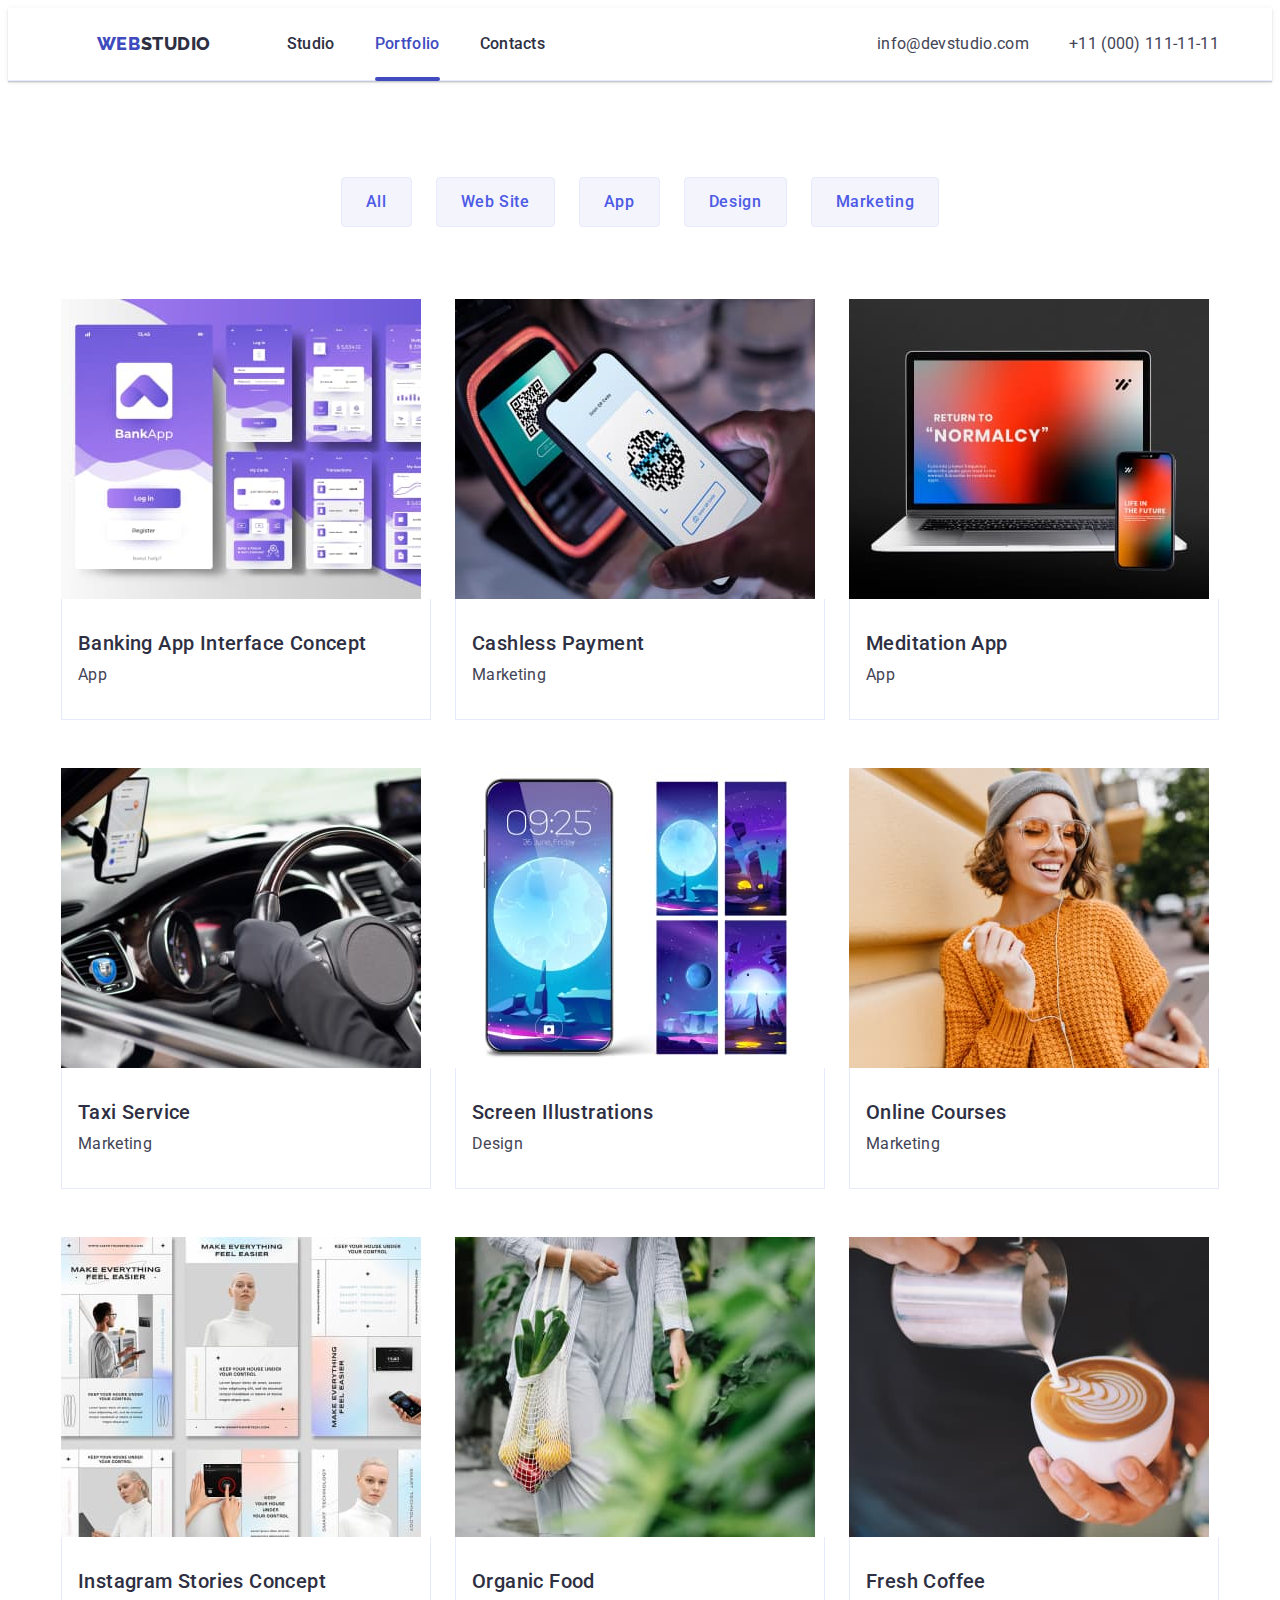
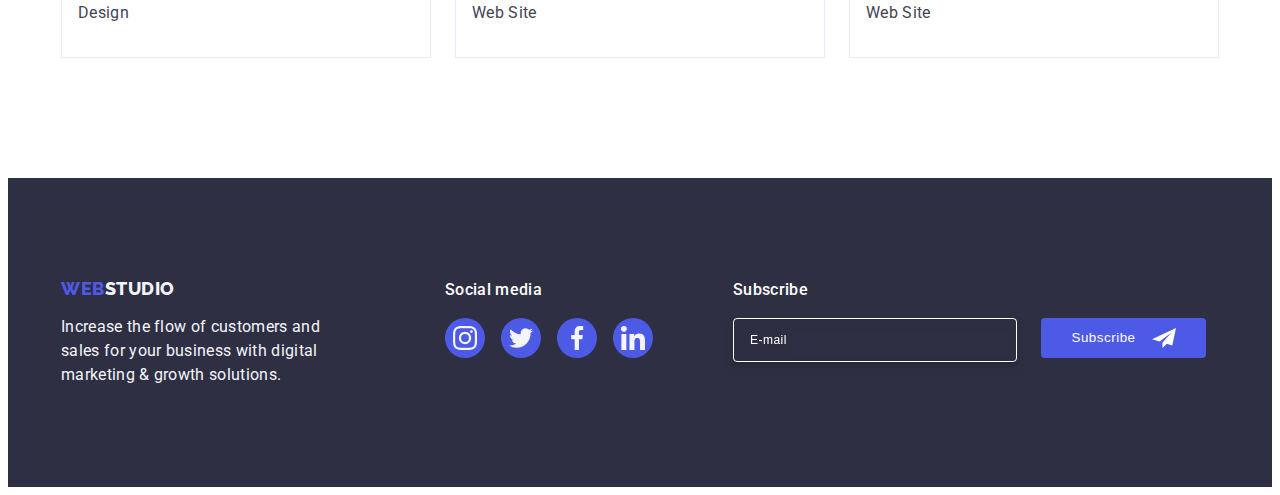
<file: portfolio.html>
<!DOCTYPE html>
<html lang="en">

<head>
    <meta charset="UTF-8">
    <meta http-equiv="X-UA-Compatible" content="IE=edge">
    <meta name="description" content="business structure">
    <link rel="preconnect" href="https://fonts.googleapis.com">
    <link rel="preconnect" href="https://fonts.gstatic.com" crossorigin>
    <link
        href="https://fonts.googleapis.com/css2?family=Raleway:wght@800&family=Roboto:wght@400;500;700;900&display=swap"
        rel="stylesheet">
    <link rel="stylesheet" href="https://cdnjs.cloudflare.com/ajax/libs/modern-normalize/2.0.0/modern-normalize.min.css"
        integrity="sha512-4xo8blKMVCiXpTaLzQSLSw3KFOVPWhm/TRtuPVc4WG6kUgjH6J03IBuG7JZPkcWMxJ5huwaBpOpnwYElP/m6wg=="
        crossorigin="anonymous" referrerpolicy="no-referrer" />
    <link rel="stylesheet" href="./css/styles.css">
    <title>Effective solutions for Your Business</title>
</head>

<body>
    <header class="header">
        <div class="container header-container">
            <nav class="nav">
                <a class="logo-header link" href="./index.html">Web<span class="logo-text">Studio</span></a>
                <ul class="header-menu list">
                    <li class="logo-item">
                        <a href="./index.html" class="nav-list  link ">Studio</a>
                    </li>
                    <li class="logo-item">
                        <a href="./portfolio.html" class="nav-list current link">Portfolio</a>
                    </li>
                    <li class="logo-item">
                        <a href="" class="nav-list link">Contacts</a>

                    </li>

                </ul>
            </nav>
            <address class="address">
                <ul class="address-info list">
                    <li class="address-list-item">
                        <a class="address-link link" href="mailto:info@devstudio.com">info@devstudio.com
                        </a>
                    </li>
                    <li class="address-list-item">
                        <a class="address-link link" href="tel:+110001111111">+11 (000) 111-11-11
                        </a>
                    </li>
                </ul>
            </address>
        </div>
    </header>
    <main>
        <section class="portfolio-items">
            <div class="container">
                <h1 class="visually-hidden">smth</h1>
                <ul class="titlefirst-items list">

                    <li class="button-list"><button class="link-button" type="button">All</button></li>
                    <li class="button-list"><button class="link-button" type="button">Web Site</button></li>
                    <li class="button-list"><button class="link-button" type="button">App</button></li>
                    <li class="button-list"><button class="link-button" type="button">Design</button></li>
                    <li class="button-list"><button class="link-button" type="button">Marketing</button></li>
                </ul>


                <ul class="variants list">
                    <li class="project-list-item">
                        <a class="banking link" href="">
                            <div class="portfolio-img-box thumb">
                                <img src="./images/img1.jpg" alt="Screens" width="360" />
                                <p class="additional-text">
                                    14 Stylish and User-Friendly App Design Concepts · Task Manager App · Calorie
                                    Tracker App · Exotic Fruit Ecommerce
                                    App ·
                                    Cloud Storage App
                                </p>
                            </div>
                            <div class="container-item">
                                <h2 class="another-describtion">Banking App Interface Concept</h2>
                                <p class="paragraph-text">App</p>
                            </div>
                        </a>

                    </li>
                    <li class="project-list-item">
                        <a class="banking link" href="">
                            <div class="portfolio-img-box thumb">
                                <img src="./images/img2.jpg" alt="Phones" width="360" />
                                <p class="additional-text">
                                    14 Stylish and User-Friendly App Design Concepts · Task Manager App · Calorie
                                    Tracker App · Exotic Fruit Ecommerce
                                    App ·
                                    Cloud Storage App</p>
                            </div>
                            <div class="container-item">
                                <h2 class="another-describtion">Cashless Payment</h2>
                                <p class="paragraph-text">Marketing</p>
                            </div>
                        </a>
                    </li>
                    <li class="project-list-item">
                        <a class="banking link" href="">
                            <div class="portfolio-img-box thumb">
                                <img src="./images/img3.jpg" alt="Laptop and phone" width="360" />
                                <p class="additional-text">
                                    14 Stylish and User-Friendly App Design Concepts · Task Manager App · Calorie
                                    Tracker App · Exotic Fruit Ecommerce
                                    App ·
                                    Cloud Storage App
                                </p>
                            </div>
                            <div class="container-item">
                                <h2 class="another-describtion">Meditation App</h2>
                                <p class="paragraph-text">App</p>
                            </div>
                        </a>
                    </li>
                    <li class="project-list-item">
                        <a class="banking link" href="">
                            <div class="portfolio-img-box thumb">
                                <img src="./images/img4.jpg" alt="Car" width="360" />
                                <p class="additional-text">
                                    14 Stylish and User-Friendly App Design Concepts · Task Manager App · Calorie
                                    Tracker App · Exotic Fruit Ecommerce
                                    App ·
                                    Cloud Storage App
                                </p>
                            </div>
                            <div class="container-item">
                                <h2 class="another-describtion">Taxi Service</h2>
                                <p class="paragraph-text">Marketing</p>
                            </div>
                        </a>
                    </li>
                    <li class="project-list-item">
                        <a class="banking link" href="">
                            <div class="portfolio-img-box thumb">
                                <img src="./images/img0copy.jpg" alt="Phone's screens" width="360" />
                                <p class="additional-text">
                                    14 Stylish and User-Friendly App Design Concepts · Task Manager App · Calorie
                                    Tracker App · Exotic Fruit Ecommerce
                                    App ·
                                    Cloud Storage App
                                </p>
                            </div>
                            <div class="container-item">
                                <h2 class="another-describtion">Screen Illustrations</h2>
                                <p class="paragraph-text">Design</p>

                            </div>
                        </a>
                    </li>
                    <li class="project-list-item">
                        <a class="banking link" href="">
                            <div class="portfolio-img-box thumb">
                                <img src="./images/img11.jpg" alt="Woman" width="360" />
                                <p class="additional-text">
                                    14 Stylish and User-Friendly App Design Concepts · Task Manager App · Calorie
                                    Tracker App · Exotic Fruit Ecommerce
                                    App ·
                                    Cloud Storage App
                                </p>
                            </div>
                            <div class="container-item">
                                <h2 class="another-describtion">Online Courses</h2>
                                <p class="paragraph-text">Marketing</p>

                            </div>
                        </a>
                    </li>
                    <li class="project-list-item">
                        <a class="banking link" href="">
                            <div class="portfolio-img-box thumb">
                                <img src="./images/img6.jpg" alt="Pictures" width="360" />
                                <p class="additional-text">
                                    14 Stylish and User-Friendly App Design Concepts · Task Manager App · Calorie
                                    Tracker App · Exotic Fruit Ecommerce
                                    App ·
                                    Cloud Storage App
                                </p>
                            </div>
                            <div class="container-item">
                                <h2 class="another-describtion">Instagram Stories Concept</h2>
                                <p class="paragraph-text">Design</p>

                            </div>
                        </a>
                    </li>
                    <li class="project-list-item">
                        <a class="banking link" href="">
                            <div class="portfolio-img-box thumb">
                                <img src="./images/img7.jpg" alt="Bag" width="360" />
                                <p class="additional-text">
                                    14 Stylish and User-Friendly App Design Concepts · Task Manager App · Calorie
                                    Tracker App · Exotic Fruit Ecommerce
                                    App ·
                                    Cloud Storage App
                                </p>
                            </div>
                            <div class="container-item">
                                <h2 class="another-describtion">Organic Food</h2>
                                <p class="paragraph-text">Web Site</p>

                            </div>
                        </a>

                    </li>
                    <li class="project-list-item">
                        <a class="banking link" href="">
                            <div class="portfolio-img-box thumb">
                                <img src="./images/img8.jpg" alt="Coffee" width="360" />
                                <p class="additional-text">
                                    14 Stylish and User-Friendly App Design Concepts · Task Manager App · Calorie
                                    Tracker App · Exotic Fruit Ecommerce
                                    App ·
                                    Cloud Storage App
                                </p>
                            </div>
                            <div class="container-item">
                                <h2 class="another-describtion">Fresh Coffee</h2>
                                <p class="paragraph-text">Web Site</p>

                            </div>
                        </a>
                    </li>
                </ul>
            </div>
        </section>
    </main>

    <footer class="section-footer">
        <div class="footer-container container">
            <div class="container-logo">
                <a class="logo-footer link" href="./index.html">Web<span class="logo-text-second">Studio</span></a>
                <p class="footer-describtion">
                    Increase the flow of customers and sales for your business with digital marketing & growth
                    solutions.
                </p>
            </div>
            <div class="social-media">
                <p class="social-media-item">
                    Social media
                </p>
                <ul class="socials-footer list">
                    <li class="socials-item">
                        <a href="" class="socials-item-footer link">
                            <svg class="workers-socials" width="24" height="24">
                                <use href="./images/icons.svg#icon-instagram"></use>
                            </svg>
                        </a>
                    </li>
                    <li class="socials-item">
                        <a href="" class="socials-item-footer link">
                            <svg class="workers-socials" width="24" height="24">
                                <use href="./images/icons.svg#icon-twitter"></use>
                            </svg>
                        </a>
                    </li>
                    <li class="socials-item">
                        <a href="" class="socials-item-footer link">
                            <svg class="workers-socials" width="24" height="24">
                                <use href="./images/icons.svg#icon-facebook"></use>
                            </svg>
                        </a>
                    </li>
                    <li class="socials-item">
                        <a href="" class="socials-item-footer link">
                            <svg class="workers-socials" width="24" height="24">
                                <use href="./images/icons.svg#icon-linkedin"></use>
                            </svg>
                        </a>
                    </li>
                </ul>

            </div>
            <div class="footer-subscribe">
                <p class="footer-block-name">Subscribe</p>
                <form class="subscribe-form">
                    <label for="email" class="input-label-footer">
                        <input type="email" placeholder="E-mail" name="email" class="input-email" id="email" />
                    </label>
                    <button type="submit" class="footer-subscribe-button">Subscribe
                        <svg class="footer-icon" width="24" height="24">
                            <use href="./images/icons.svg#icon-frame"></use>
                        </svg>
                    </button>
                </form>
            </div>

        </div>
    </footer>
</body>

</html>
</file>
<file: css/styles.css>
:root {
    --cloud-color: #F4F4FD;
    --navy-color: #2E2F42;
    --white-color: #FFFFFF;
    --main-color: #4d5ae5;
    --button-color: #404bbf;
    --button-color-two: #e7e9fc;
    --light-slate: #8E8F99;
}

body {
    font-family: "Roboto", sans-serif;
    font-size: 16px;
    color: #434455;
    background-color: var(--white-color);
}

p,
h1,
h2,
h3,
h4,
h5,
h6 {
    margin-top: 0;
    margin-bottom: 0;
}

ul,
ol {
    padding-left: 0;
    margin-top: 0;
    margin-bottom: 0;
}

img {
    display: block;
}

.container {
    padding-left: 15px;
    padding-right: 15px;
    max-width: 1158px;
    width: 100%;
    margin: 0 auto;


}


/*index.html*/
.visually-hidden {
    position: absolute;
    width: 1px;
    height: 1px;
    margin: -1px;
    border: 0;
    padding: 0;
    white-space: nowrap;
    clip-path: inset(100%);
    clip: rect(0 0 0 0);
    overflow: hidden;
}

.header {
    border-bottom: 1px solid var(--button-color-two);
    box-shadow: 0px 2px 1px rgba(46, 47, 66, 0.08), 0px 1px 1px rgba(46, 47, 66, 0.16), 0px 1px 6px rgba(46, 47, 66, 0.08);


}

.header-menu {
    display: flex;
    gap: 40px;

}

.header-container {
    display: flex;
    gap: 332px;
    align-items: center;
}

.logo {
    font-family: "Raleway", sans-serif;
    font-weight: 800;
    font-size: 18px;
    line-height: 1.17;
    letter-spacing: 0.03em;
    text-transform: uppercase;
    color: var(--button-color);
    display: inline-block;
}

.logo-header {
    font-family: "Raleway", sans-serif;
    font-weight: 800;
    font-size: 18px;
    line-height: 1.17;
    letter-spacing: 0.03em;
    text-transform: uppercase;
    color: var(--button-color);
    display: inline-block;
    margin-right: 76px;
}

.logo-footer {
    margin-bottom: 16px;
    display: inline-block;
    font-family: "Raleway", sans-serif;
    font-weight: 800;
    font-size: 18px;
    line-height: 1.17;
    letter-spacing: 0.03em;
    text-transform: uppercase;
    color: var(--main-color);

    display: inline-block;
}

.list {
    list-style: none;
}

.link {
    text-decoration: none;
}

.logo-text {
    color: var(--navy-color);
}

.logo-text-second {
    color: var(--cloud-color);
}

.nav {
    display: flex;
    align-items: center;
    margin-left: auto;
    justify-content: space-between;

}

.nav-list {
    font-weight: 500;
    font-size: 16px;
    line-height: 1.5;
    letter-spacing: 0.02em;
    padding-top: 24px;
    padding-bottom: 24px;
    display: flex;
    align-items: center;

    position: relative;
    color: var(--navy-color);
    transition: color 250ms cubic-bezier(0.4, 0, 0.2, 1);
}

.nav-list:hover,
.nav-list:focus {
    color: var(--button-color);
    transition: color 250ms cubic-bezier(0.4, 0, 0.2, 1),
        background-color 250ms cubic-bezier(0.4, 0, 0.2, 1),
        box-shadow 250ms cubic-bezier(0.4, 0, 0.2, 1);
}

.address {
    font-style: normal;
}

.address-info {
    display: flex;
    gap: 40px;

}

.address-link {
    font-size: 16px;
    line-height: 1.5;
    color: #434455;
    letter-spacing: 0.02em;

    transition: color 250ms cubic-bezier(0.4, 0, 0.2, 1);

}

.address-link:hover,
.address-link:focus {
    color: var(--button-color);
    transition: color 250ms cubic-bezier(0.4, 0, 0.2, 1),
        background-color 250ms cubic-bezier(0.4, 0, 0.2, 1),
        box-shadow 250ms cubic-bezier(0.4, 0, 0.2, 1);
}




.section-solution {
    background-color: var(--navy-color);
    padding-top: 188px;
    padding-bottom: 188px;
    text-align: center;
    background-image: linear-gradient(rgba(46, 47, 66, 0.7),
            rgba(46, 47, 66, 0.7)), url(../images/people-office.jpg);
    max-width: 1440px;
    background-repeat: no-repeat;
    background-position: center;
    background-size: cover;
    margin: auto;


}

.title {
    font-size: 20px;
    line-height: 1.2;
    letter-spacing: 0.02em;
}

.title-first {
    color: var(--white-color);
    font-size: 56px;
    line-height: 1.07;
    text-align: center;
    letter-spacing: 0.02em;
    max-width: 496px;
    margin: 0 auto;
    margin-bottom: 48px;

}

.titlesecond {
    font-weight: 500;
    line-height: 1.2;
    font-size: 20px;
    letter-spacing: 0.02em;
    color: var(--navy-color);
    margin-bottom: 8px;
}

.list-text {
    font-size: 16px;
    line-height: 1.5;
    letter-spacing: 0.02em;
    color: #434455;

    display: flex;
    align-content: space-between;
    gap: 24px;
}

.list-text-workers {

    font-size: 16px;
    line-height: 1.5em;
    letter-spacing: 0.02em;
    color: #434455;
    text-align: center;
    margin-bottom: 8px;


}

.title-describtion {
    font-size: 36px;
    line-height: 1.11;
    text-align: center;
    text-transform: capitalize;
    color: var(--navy-color);
    margin-bottom: 72px;

}

.section-footer {
    background-color: var(--navy-color);
    padding-top: 100px;
    padding-bottom: 100px;

}

.doing {
    display: flex;
    gap: 24px;
}

.doing-items {
    width: calc((100% - 48px) / 3);
}

.titlefourth {
    font-size: 36px;
    line-height: 1.11;
    text-align: center;
    text-transform: capitalize;
    color: var(--navy-color);
}

.section-describtion {
    background-color: var(--cloud-color);
    padding-top: 120px;
    padding-bottom: 120px;
    box-shadow: 0px 4px 8px rgba(0, 0, 0, 0.1);

}

.titlefifth {
    font-size: 36px;
    line-height: 1.11;
    text-align: center;
    letter-spacing: 0.02em;
    text-transform: capitalize;
    color: var(--navy-color);
    margin-bottom: 72px;
}

.people {
    display: flex;
    gap: 24px;
}

.photos-describtion {
    background-color: var(--white-color);
    width: calc((100% - 72px) / 4);
    border-radius: 0px 0px 4px 4px;
    box-shadow: 0px 1px 6px rgba(46, 47, 66, 0.08),
        0px 1px 1px rgba(46, 47, 66, 0.16),
        0px 2px 1px rgba(46, 47, 66, 0.08);

}

.workers {


    padding-top: 32px;
    padding-bottom: 32px;
}

.title-fifth {
    font-weight: 500;
    font-size: 20px;
    line-height: 1.2;
    letter-spacing: 0.02em;
    color: var(--navy-color);
    text-align: center;
    margin-bottom: 8px
}


.solution-button {
    background-color: var(--main-color);
    font-family: "Roboto", sans-serif;
    font-weight: 500;
    font-size: 16px;
    line-height: 1.5;
    letter-spacing: 0.04em;
    color: var(--white-color);
    cursor: pointer;
    display: block;
    min-width: 169px;
    height: 56px;
    border: none;
    background-color: #4d5ae5;
    border-radius: 4px;
    margin: 0 auto;
    transition: background-color 250ms cubic-bezier(0.4, 0, 0.2, 1);


}

.solution-button:hover,
.solution-button:focus {
    background-color: var(--button-color);
    transition: color 250ms cubic-bezier(0.4, 0, 0.2, 1),
        background-color 250ms cubic-bezier(0.4, 0, 0.2, 1),
        box-shadow 250ms cubic-bezier(0.4, 0, 0.2, 1);
}

.spdt {
    padding-top: 120px;
    padding-bottom: 120px;
    align-content: space-between;
    gap: 24px;
}

.section-item {
    display: flex;
    gap: 24px;

}

.section-menu {
    width: calc((100% - 72px) / 4);
}

.describtion {
    padding-bottom: 120px;
}

.footer-describtion {
    line-height: 1.5;
    color: var(--cloud-color);
    letter-spacing: 0.02em;
    max-width: 264px;
}

.logo-text span {
    color: var(--navy-color);
}

/*portfolio.html*/
.titlefirst-items {
    display: flex;
    justify-content: center;
    gap: 24px;
    margin-bottom: 72px;
}

.logo-link {
    font-family: 'Raleway', sans-serif;
    font-weight: 800;
    font-size: 18px;
    line-height: 1.17;
    letter-spacing: 0.03em;
    text-transform: uppercase;
    color: var(--main-color);
}

.link-button {
    background-color: var(--cloud-color);
    font-family: "Roboto", sans-serif;
    font-weight: 500;
    font-size: 16px;
    line-height: 1.5;
    letter-spacing: 0.04em;
    color: var(--main-color);
    padding: 12px 24px;
    cursor: pointer;
    border: 1px solid var(--button-color-two);
    border-radius: 4px;
    transition: color 250ms cubic-bezier(0.4, 0, 0.2, 1),
        background-color 250ms cubic-bezier(0.4, 0, 0.2, 1),
        border-color 250ms cubic-bezier(0.4, 0, 0.2, 1),
        box-shadow 250ms cubic-bezier(0.4, 0, 0.2, 1);

}

.link-button:hover,
.link-button:focus {
    color: var(--white-color);
    background-color: var(--button-color);
    border: 1px solid transparent;
    box-shadow: 0px 3px 1px rgba(0, 0, 0, 0.1), 0px 2px 1px rgba(0, 0, 0, 0.08), 0px 2px 2px rgba(0, 0, 0, 0.12);
}

.variants {
    display: flex;
    flex-wrap: wrap;
    column-gap: 24px;
    row-gap: 48px;
}

.project-list-item {
    width: calc((100% - 48px) / 3);
    position: relative;
    overflow: hidden;

}

.another-describtion {
    font-weight: 500;
    font-size: 20px;
    line-height: 1.2;
    letter-spacing: 0.02em;
    color: var(--navy-color);
    margin-bottom: 8px;


}

.paragraph-text {
    font-size: 16px;
    line-height: 1.5;
    letter-spacing: 0.02em;
    color: #434455;
}

.portfolio-items {
    padding-top: 96px;
    padding-bottom: 120px;
}

.container-item {
    padding: 32px 16px;
    border: 1px solid var(--button-color-two);
    border-top: none;

}

/*hw4*/
.socials {
    display: flex;
    justify-content: center;
    gap: 24px;


}

.customers-item {


    height: 88px;
    width: calc((100% - 120px) / 6);

}

.section-cusromers-item {

    fill: currentColor;


}

.additional-text {
    position: absolute;
    top: 0;
    left: 0;
    font-size: 16px;
    height: 100px;
    line-height: 1.5;
    color: var(--cloud-color);
    background-color: var(--main-color);
    height: 100%;
    transform: translateY(100%);
    letter-spacing: 0.02em;
    padding: 40px 32px;
    transition: transform 250ms cubic-bezier(0.4, 0, 0.2, 1);

}


.current {
    color: var(--button-color);
    position: relative;


}

.current::before {
    width: 100px;
    height: 2px;
    background-color: #fff;
}

.nav-list.current::after {
    content: '';
    position: absolute;
    left: 0;
    bottom: -1px;
    display: block;
    width: 100%;
    height: 4px;
    border-radius: 2px;
    background-color: var(--button-color);

}

.customers-item-list {
    display: flex;
    height: 88px;
    gap: 24px;


}

.customer-link {
    border: 1px solid;
    width: 100%;
    height: 100%;
    display: flex;
    border-radius: 4px;
    align-items: center;
    justify-content: center;
    color: var(--light-slate);
    transition: border-color 250ms cubic-bezier(0.4, 0, 0.2, 1),
        color 250ms cubic-bezier(0.4, 0, 0.2, 1);


}

.customer-link:hover,
.customer-link:focus {
    border-color: #404bbf;
    color: #404bbf;


}


.project-list-item:hover,
.project-list-item:focus {
    box-shadow: 0px 4px 8px rgba(0, 0, 0, 0.3);
    transform: translateY(0%);
    transition: box-shadow 250ms cubic-bezier(0.4, 0, 0.2, 1);
}

.button-list:hover,
.button-list:focus {
    box-shadow: 0px 4px 8px rgba(0, 0, 0, 0.3);
    transition: color 250ms cubic-bezier(0.4, 0, 0.2, 1),
        background-color 250ms cubic-bezier(0.4, 0, 0.2, 1),
        box-shadow 250ms cubic-bezier(0.4, 0, 0.2, 1);
    box-shadow: 0px 3px 1px rgba(0, 0, 0, 0.1), 0px 2px 1px rgba(0, 0, 0, 0.08), 0px 2px 2px rgba(0, 0, 0, 0.12);
}

.socials-item {
    width: 40px;
    height: 40px;
    display: block;



}

.socials-item-icon {
    width: 100%;
    height: 100%;
    border-color: var(--main-color);
    border-radius: 50%;
    display: flex;
    align-items: center;
    justify-content: center;
    transition: background-color 250ms cubic-bezier(0.4, 0, 0.2, 1);
    background-color: var(--main-color);

}

.socials-item-footer {

    width: 100%;
    height: 100%;
    border-color: var(--main-color);
    border-radius: 50%;
    display: flex;
    align-items: center;
    justify-content: center;
    transition: background-color 250ms cubic-bezier(0.4, 0, 0.2, 1);
    background-color: var(--main-color);
}

.socials-item-footer:focus,
.socials-item-footer:hover {
    background-color: #31d0aa;
}

.socials-item-icon:hover,
.socials-item-icon:focus {

    background-color: #404bbf;


}

.portfolio-img-box {
    position: relative;
    overflow: hidden;
}

.section-customers {


    padding-top: 120px;
    padding-bottom: 120px;


}

.title-customers {
    font-size: 36px;
    line-height: 1.11;
    text-align: center;
    text-transform: capitalize;
    color: var(--navy-color);
    margin-bottom: 72px;
}

.workers-socials {
    fill: var(--cloud-color);

}

.backdrop {
    position: fixed;
    top: 0;
    left: 0;
    width: 100%;
    height: 100%;
    background-color: rgba(46, 47, 66, 0.4);
    transition: opacity 250ms cubic-bezier(0.4, 0, 0.2, 1), visibility 250ms cubic-bezier(0.4, 0, 0.2, 1);
    display: flex;
    justify-content: center;
    align-items: center;
    z-index: 9999;
    transition: opacity 250ms cubic-bezier(0.4, 0, 0.2, 1),
        visibility 250ms cubic-bezier(0.4, 0, 0.2, 1);
    position: fixed
}

.is-hidden {
    opacity: 0;
    visibility: hidden;
    pointer-events: none;
}

.modal {
    position: absolute;
    top: 50%;
    left: 50%;
    width: 408px;
    min-height: 584px;
    transform: translate(-50%, -50%) scale(1);
    background: #fcfcfc;

    border-radius: 4px;
    transition: transform 250ms cubic-bezier(0.4, 0, 0.2, 1);
    box-shadow: 0px 2px 1px 0px rgba(0, 0, 0, 0.20), 0px 1px 3px 0px rgba(0, 0, 0, 0.12), 0px 1px 1px 0px rgba(0, 0, 0, 0.14);
    padding: 24px;
    padding-top: 72px;
    padding-right: 24px;
    padding-bottom: 24px;
    padding-left: 24px;

}

.modal-close-btn {
    border: none;
    background: transparent;
    width: 28px;
    height: 28px;
    position: absolute;
    top: 24px;
    right: 24px;
    cursor: pointer;
}

.modal-open-btn {
    position: absolute;
    top: 24px;
    right: 24px;
    width: 24px;
    height: 24px;
    border-radius: 50%;
    display: flex;
    align-items: center;
    justify-content: center;
    background-color: var(--button-color-two);
    border: 1px solid rgba(0, 0, 0, 0.1);
    padding: 0;
    cursor: pointer;
    transition: background-color 250ms cubic-bezier(0.4, 0, 0.2, 1), border 250ms cubic-bezier(0.4, 0, 0.2, 1);

}

.modal-open-btn:hover,
.modal-open-btn:focus {
    background-color: var(--button-color);
    border: none;
    fill: var(--white-color);
}

.modal-icon {
    transition: fill 250ms cubic-bezier(0.4, 0, 0.2, 1);

}

.modal-title {
    font-size: 16px;
    font-weight: 500;
    line-height: 1.5;
    letter-spacing: 0.02em;
    text-align: center;
    color: var(--navy-color);
    margin-bottom: 16px;
}

.modal-input {
    width: 100%;
    height: 40px;
    border-radius: 4px;
    padding: 0 10px 0 38px;
    color: var(--navy-color);
    outline: transparent;
    border: 1px solid rgba(46, 47, 66, 0.4);
    background-color: transparent;
    transition: border-color 250ms cubic-bezier(0.4, 0, 0.2, 1);
    color: rgba(46, 47, 66, 0.4);

}

.modal-input-icon {
    position: absolute;
    left: 16px;
    top: 50%;
    transform: translateY(-50%);
    transition: fill 250ms cubic-bezier(0.4, 0, 0.2, 1);
}

.input-email {
    border-radius: 4px;
    border: 1px solid var(--white, #FFF);
    box-shadow: 0px 4px 4px 0px rgba(0, 0, 0, 0.15);
    background-color: transparent;
    width: 264px;
    height: 40px;
    line-height: 1.5;
    letter-spacing: 0.04em;
    padding-left: 16px;
    filter: drop-shadow(0px 4px 4px rgba(0, 0, 0, 0.15));
    color: var(--white-color);
    font-size: 12px;
}

input[type="email"]::placeholder {
    color: #ffffff;
}

.input-email:focus {
    outline: transparent;
}

.input-wrap {
    position: relative;
}

.modal-input:focus {
    border-color: var(--main-color);
}

.modal-input:focus+.modal-input-icon {
    fill: var(--main-color);
}

.modal-textarea {
    width: 100%;
    height: 120px;
    border-radius: 4px;
    padding: 8px 16px;
    border-color: transparent;
    outline: transparent;
    resize: none;
    font-size: 12px;
    line-height: 1.17;
    letter-spacing: 0.04em;
    color: rgba(46, 47, 66, 0.4);
    border: 1px solid rgba(46, 47, 66, 0.4);
    background-color: transparent;
    transition: border-color 250ms cubic-bezier(0.4, 0, 0.2, 1);
}

.modal-textarea:focus {

    border-color: var(--main-color);
}

.modal-textarea::placeholder {
    color: var(--navyblue-modal, rgba(46, 47, 66, 0.40));
    font-size: 12px;
    font-weight: 400;
    line-height: 1.16;
    letter-spacing: 0.04em;
}

.modal-button {
    border-radius: 4px;
    background: var(--main-color, #4D5AE5);
    box-shadow: 0px 4px 4px 0px rgba(0, 0, 0, 0.15);
    padding: 16px 32px;
    color: var(--white-color, #FFF);
    text-align: center;
    font-size: 16px;
    font-weight: 500;
    line-height: 1.5;
    letter-spacing: 0.04em;
    margin: 0 auto;
    display: block;
    min-width: 169px;
    cursor: pointer;
    border: none;
    transition: background-color 250ms cubic-bezier(0.4, 0, 0.2, 1);
}

.modal-button:hover,
.modal-button:focus {
    background: var(--ocean, #404BBF);
    box-shadow: 0px 4px 4px 0px rgba(0, 0, 0, 0.15);
}

.modal-field {
    position: relative;
    margin-bottom: 8px;
}

.modal-field-comment {
    margin-bottom: 16px;
}

.input-label {
    color: var(--light-slate, #8E8F99);
    font-size: 12px;
    line-height: 1.17;
    letter-spacing: 0.04em;
    margin-bottom: 4px;
    display: block;

}

.social-media-item {
    font-size: 16px;

    line-height: 1.5em;
    letter-spacing: 0.02em;
    color: var(--white-color);
    font-weight: 500;
    margin-bottom: 16px;
}

.container-logo {
    margin-right: 120px;


}

.footer-container {
    display: flex;
    align-items: baseline;


}

.principles-image {
    display: flex;
    justify-content: center;
    align-items: center;
    height: 112px;
    background-color: var(--cloud-color);
    border-radius: 4px;
    margin-bottom: 8px
}

.logo-item {
    position: relative;
}

.banking {
    display: block;
    box-shadow: 0px 1px 6px rgba(46, 47, 66, 0.08), 0px 1px 1px rgba(46, 47, 66, 0.16), 0px 2px 1px rgba(46, 47, 66, 0.08);
    transition: box-shadow 250ms cubic-bezier(0.4, 0, 0.2, 1);
}

.banking:hover .additional-text,
.banking:focus .additional-text {
    transform: translateY(0%);
}

.transition {
    background-color: 250ms cubic-bezier(0.4, 0, 0.2, 1);
}

.socials-footer {
    gap: 16px;
    display: flex;
}

.confirm-check-label {
    align-items: center;
    gap: 8px;
    font-size: 12px;
    line-height: 1.17;
    letter-spacing: 0.04em;
    color: var(--light-slate);
}

.confirm-check-label span {

    width: 16px;
    height: 16px;
    border-radius: 2px;

    margin-right: 8px;
}

.confirm-check-label:focus {
    border-color: var(--button-color);
}

.check-field {
    transition: background-color 250ms cubic-bezier(0.4, 0, 0.2, 1),
        fill 250ms cubic-bezier(0.4, 0, 0.2, 1),
        border 250ms cubic-bezier(0.4, 0, 0.2, 1);
    align-items: center;
    justify-content: center;
    display: inline-flex;
    border: 1px solid rgba(46, 47, 66, 0.4);
    fill: transparent;



}

.check-icon {
    fill: var(--cloud-color);
    margin: 2px;

}

.policy-link {
    font-size: 12px;
    font-weight: 400;
    line-height: 1.33;
    letter-spacing: 0.04em;
    text-decoration-line: underline;
    color: var(--main-color);
}

.confirm-input:checked+.confirm-check-label .check-field {
    background-color: var(--button-color);
    fill: var(--cloud-color);
    border: none;

}

.footer-icon {
    fill: var(--white-color);
    margin-left: 16px;
}

.footer-subscribe {
    flex-grow: 1;
    margin-left: 80px;
}

.footer-subscribe-button {
    width: 165px;
    height: 40px;
    border-radius: 4px;
    background: var(--main-color);
    color: var(--white-color);
    display: flex;
    justify-content: center;
    align-items: center;
    min-width: 165px;
    font-weight: 500;
    line-height: 1.5;
    letter-spacing: 0.04em;
    cursor: pointer;
    border: none;
}

.footer-subscribe-button:hover,
.footer-subscribe-button:focus {
    background: var(--ocean, #404BBF);
    box-shadow: 0px 4px 4px 0px rgba(0, 0, 0, 0.15);
}

.subscribe-item {
    padding: 8px 24px;
}

.footer-block-name {
    color: var(--white-color, #FFF);
    font-weight: 500;
    line-height: 1.5;
    letter-spacing: 0.02em;
    width: 264px;

    margin-bottom: 16px;

}

.subscribe-form {
    display: flex;
    gap: 24px;
}

.confirm-container {
    margin-bottom: 24px;
}
</file>
